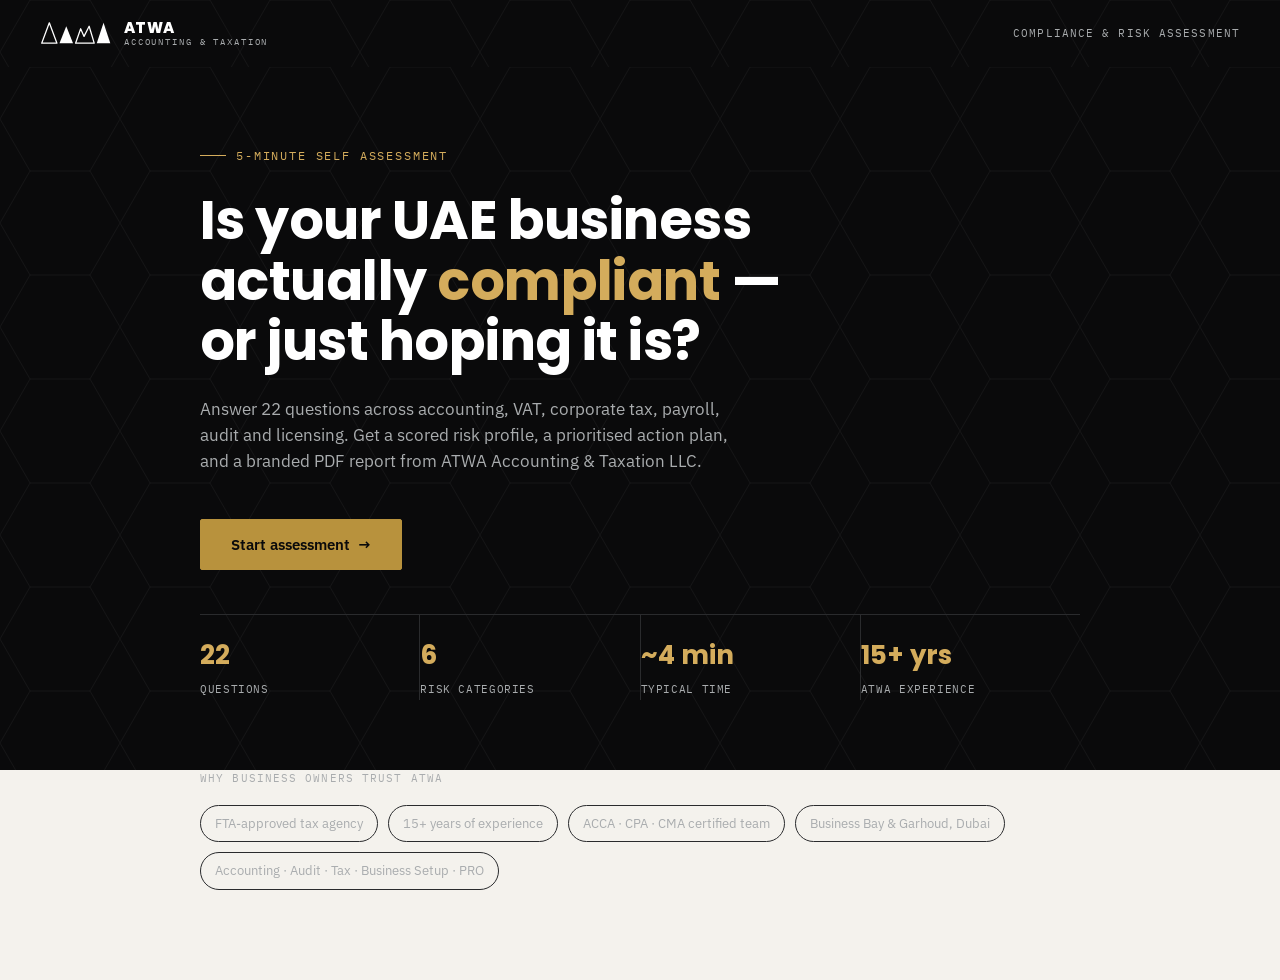
<file: uae-compliance-platform/index.html>
<!DOCTYPE html>
<html lang="en">
<head>
    <meta charset="UTF-8">
    <meta name="viewport" content="width=device-width, initial-scale=1.0">
    <title>ATWA — UAE Business Compliance & Risk Assessment</title>
    <link rel="preconnect" href="https://fonts.googleapis.com">
    <link href="https://fonts.googleapis.com/css2?family=Poppins:wght@500;600;700;800&family=IBM+Plex+Sans:wght@400;500;600;700&family=IBM+Plex+Mono:wght@400;500;600&display=swap" rel="stylesheet">
   <link rel="stylesheet" href="css/styles.css">
</head>
<body>
    <!-- Brand Bar -->
    <div class="brandbar hex-bg">
        <div class="atwa-mark">
            <svg viewBox="0 0 170 60" width="72" height="26">
                <polygon points="4,54 22,6 40,54" fill="none" stroke="#FFFFFF" stroke-width="3" stroke-linejoin="round"/>
                <polygon points="46,54 62,14 78,54" fill="#FFFFFF"/>
                <path d="M84,54 L96,20 L104,38 L116,14 L128,54 Z" fill="none" stroke="#FFFFFF" stroke-width="3" stroke-linejoin="round"/>
                <polygon points="134,54 150,6 166,54" fill="#FFFFFF"/>
            </svg>
            <div class="atwa-wordblock">
                <span class="name">ATWA</span>
                <span class="sub">Accounting &amp; Taxation</span>
            </div>
        </div>
        <div class="tagline">Compliance &amp; Risk Assessment</div>
    </div>

    <!-- LANDING SCREEN -->
    <section id="screen-landing" class="screen active">
        <div class="hex-bg">
            <div class="hero">
                <div class="hero-eyebrow">5-minute self assessment</div>
                <h1>Is your UAE business actually <span>compliant</span> — or just hoping it is?</h1>
                <p class="lede">Answer 22 questions across accounting, VAT, corporate tax, payroll, audit and licensing. Get a scored risk profile, a prioritised action plan, and a branded PDF report from ATWA Accounting &amp; Taxation LLC.</p>
                <div class="hero-cta">
                    <button class="btn" id="startAssessmentBtn">Start assessment &nbsp;→</button>
                </div>
                <div class="hero-stats">
                    <div class="hero-stat"><span class="num">22</span><span class="label">Questions</span></div>
                    <div class="hero-stat"><span class="num">6</span><span class="label">Risk categories</span></div>
                    <div class="hero-stat"><span class="num">~4 min</span><span class="label">Typical time</span></div>
                    <div class="hero-stat"><span class="num">15+ yrs</span><span class="label">ATWA experience</span></div>
                </div>
            </div>
        </div>
        <div class="trust-strip">
            <div class="strip-label">Why business owners trust ATWA</div>
            <div class="chip-row">
                <span class="chip">FTA-approved tax agency</span>
                <span class="chip">15+ years of experience</span>
                <span class="chip">ACCA · CPA · CMA certified team</span>
                <span class="chip">Business Bay &amp; Garhoud, Dubai</span>
                <span class="chip">Accounting · Audit · Tax · Business Setup · PRO</span>
            </div>
        </div>
    </section>

    <!-- WIZARD SCREEN -->
    <section id="screen-wizard" class="screen">
        <div class="wizard-wrap">
            <div class="progress-row">
                <div class="progress-track">
                    <div class="progress-fill" id="progressFill"></div>
                </div>
                <div class="progress-count" id="progressCount">Step 1 of 8</div>
            </div>
            <div id="stepContent"></div>
            <div class="wizard-nav">
                <button class="btn btn-ghost light" id="backBtn">← Back</button>
                <button class="btn" id="nextBtn">Continue →</button>
            </div>
        </div>
    </section>

    <!-- RESULTS SCREEN -->
    <section id="screen-results" class="screen">
        <div class="results-wrap">
            <div class="results-head">
                <div class="gauge-wrap">
                    <svg viewBox="0 0 220 220" width="220" height="220">
                        <circle cx="110" cy="110" r="94" fill="none" stroke="#EDEAE2" stroke-width="14"/>
                        <circle id="gaugeArc" cx="110" cy="110" r="94" fill="none" stroke="#A6373A" stroke-width="14"
                                stroke-linecap="round" transform="rotate(-90 110 110)" stroke-dasharray="0 590"/>
                    </svg>
                    <div class="gauge-center">
                        <span class="gauge-score" id="gaugeScore">0</span>
                        <span class="gauge-tier" id="gaugeTier">—</span>
                    </div>
                </div>
                <div class="results-headtext">
                    <div class="step-eyebrow" id="companyNameLabel">Your Results</div>
                    <h2>Overall Business Health</h2>
                    <p id="resultsSummary">Here's how your business scores across the categories that matter most to the FTA and your license authority.</p>
                    <div class="value-strip">
                        <div class="value-metric"><span class="num" id="valueScoreNum">—</span><span class="label">Business Value Score</span></div>
                        <div class="value-metric"><span class="num" id="riskCountNum">—</span><span class="label">Risks flagged</span></div>
                        <div class="value-metric"><span class="num" id="strengthCountNum">—</span><span class="label">Strengths found</span></div>
                    </div>
                </div>
            </div>

            <div class="cat-breakdown">
                <div class="section-label">Category breakdown</div>
                <div id="categoryRows"></div>
            </div>

            <div class="two-col">
                <div class="list-card">
                    <h3>Strengths</h3>
                    <ul id="strengthsList"></ul>
                </div>
                <div class="list-card">
                    <h3>Risks</h3>
                    <ul id="risksList"></ul>
                </div>
            </div>

            <div class="actions-block">
                <div class="section-label">Recommended actions</div>
                <div id="actionsList"></div>
            </div>

            <!-- Lead Capture -->
            <div class="capture-card hex-bg">
                <h3>Get your full ATWA report</h3>
                <p>Enter your details to unlock a branded PDF of this assessment — every score, risk, and recommendation — plus the option to book a complimentary review with one of our advisors.</p>
                <div class="capture-grid">
                    <input type="text" id="leadName" placeholder="Full name" aria-label="Full name">
                    <input type="text" id="leadCompany" placeholder="Company name" aria-label="Company name">
                    <input type="email" id="leadEmail" placeholder="Email address" aria-label="Email address">
                    <input type="tel" id="leadPhone" placeholder="Phone number" aria-label="Phone number">
                </div>
                <label class="capture-checkbox">
                    <input type="checkbox" id="leadConsult" style="margin-top:2px;">
                    <span>I'd like a complimentary review of this assessment with an ATWA advisor.</span>
                </label>
                <div style="display:flex; gap:14px; flex-wrap:wrap;">
                    <button class="btn" id="unlockBtn">Unlock report</button>
                </div>
                <div class="post-capture" id="postCapture">
                    <button class="btn" id="downloadPdfBtn">↓ Download PDF report</button>
                    <button class="btn btn-ghost" id="bookConsultBtn">Book consultation →</button>
                </div>
                <div class="contact-strip">
                    <div><strong>Call us</strong>+971 50 777 9293 · +971 50 777 9294</div>
                    <div><strong>Email</strong>info@atwa.ae</div>
                    <div><strong>Business Bay</strong>Tamani Art Offices, 12th Floor, No. 1254</div>
                    <div><strong>Garhoud</strong>Zalfa Building, 3rd Floor, No. 104</div>
                </div>
            </div>

            <div style="text-align:center;">
                <button class="restart-link" id="restartBtn">↺ Start a new assessment</button>
            </div>
        </div>

        <footer class="disclaimer">
            This assessment is provided by ATWA Accounting &amp; Taxation LLC for general informational purposes only and does not constitute legal, tax, or accounting advice. Scores are indicative, based solely on self-reported answers, and should not be relied upon for compliance decisions. Please consult a qualified advisor before acting on any recommendation shown here.
        </footer>
    </section>

    <!-- Scripts -->
<!-- Scripts -->
<script src="js/core/config.js"></script>
<script src="js/core/constants.js"></script>
<script src="js/core/state-manager.js"></script>
<script src="js/data/assessment-data.js"></script>
<script src="js/services/validation-service.js"></script>
<script src="js/services/scoring-engine.js"></script>
<script src="js/services/pdf-generator.js"></script>
<script src="js/ui/renderer.js"></script>
<script src="js/ui/wizard.js"></script>
<script src="js/ui/results.js"></script>
<script src="js/utils/helpers.js"></script>
<script src="js/app.js"></script>
</body>
</html>
</file>
<file: uae-compliance-platform/css/styles.css>
/* ============================================
   UAE Compliance Assessment - Styles
   Version 1.1
   ============================================ */

:root {
    --ink-deep: #0A0A0B;
    --ink: #17181A;
    --ink-soft: #A9ACAE;
    --canvas: #F4F2ED;
    --panel: #FFFFFF;
    --panel-soft: #EDEAE2;
    --line: #2A2B2D;
    --line-light: #DCD8CC;
    --text-light: #26251F;
    --text-light-soft: #5C5A52;
    --gold: #B8923D;
    --gold-bright: #D4AC5C;
    --green: #5C8A6B;
    --amber: #CFA23D;
    --orange: #BE6A3D;
    --red: #A6373A;
    --radius: 2px;
    --display: 'Poppins', sans-serif;
    --sans: 'IBM Plex Sans', sans-serif;
    --mono: 'IBM Plex Mono', monospace;
}

* { box-sizing: border-box; }
html { scroll-behavior: smooth; }

body {
    margin: 0;
    font-family: var(--sans);
    background: var(--canvas);
    color: var(--text-light);
    line-height: 1.55;
}

@media (prefers-reduced-motion: reduce) {
    * { animation-duration: 0.01ms !important; transition-duration: 0.01ms !important; }
}

.screen { display: none; }
.screen.active { display: block; }

.hex-bg {
    position: relative;
    background: var(--ink-deep);
    overflow: hidden;
}

.hex-bg::before {
    content: '';
    position: absolute;
    inset: 0;
    background-image: url("data:image/svg+xml,%3Csvg xmlns='http://www.w3.org/2000/svg' width='120' height='104' viewBox='0 0 120 104'%3E%3Cpolygon points='30,0 90,0 120,52 90,104 30,104 0,52' fill='none' stroke='%23FFFFFF' stroke-opacity='0.045' stroke-width='1'/%3E%3C/svg%3E");
    background-size: 120px 104px;
    pointer-events: none;
}

.hex-bg > * { position: relative; z-index: 1; }

.atwa-mark {
    display: inline-flex;
    align-items: center;
    gap: 12px;
}

.atwa-mark svg { display: block; }

.atwa-wordblock {
    display: flex;
    flex-direction: column;
    line-height: 1;
}

.atwa-wordblock .name {
    font-family: var(--display);
    font-weight: 800;
    letter-spacing: 0.02em;
    color: #fff;
    font-size: 15px;
}

.atwa-wordblock .sub {
    font-family: var(--mono);
    font-size: 8.5px;
    letter-spacing: 0.22em;
    color: var(--ink-soft);
    text-transform: uppercase;
    margin-top: 3px;
}

.brandbar {
    display: flex;
    align-items: center;
    justify-content: space-between;
    padding: 20px 40px;
}

.brandbar .tagline {
    font-family: var(--mono);
    font-size: 11px;
    letter-spacing: 0.1em;
    color: var(--ink-soft);
    text-transform: uppercase;
}

.hero {
    max-width: 960px;
    margin: 0 auto;
    padding: 80px 40px 70px;
}

.hero-eyebrow {
    font-family: var(--mono);
    font-size: 11.5px;
    letter-spacing: 0.16em;
    text-transform: uppercase;
    color: var(--gold-bright);
    margin-bottom: 26px;
    display: flex;
    align-items: center;
    gap: 10px;
}

.hero-eyebrow::before {
    content: '';
    width: 26px;
    height: 1px;
    background: var(--gold-bright);
}

.hero h1 {
    font-family: var(--display);
    font-weight: 700;
    font-size: clamp(32px, 4.8vw, 54px);
    line-height: 1.12;
    letter-spacing: -0.01em;
    margin: 0 0 24px;
    max-width: 17ch;
    color: #fff;
}

.hero h1 span { color: var(--gold-bright); }

.hero p.lede {
    font-size: 17px;
    color: var(--ink-soft);
    max-width: 54ch;
    margin: 0 0 40px;
}

.hero-stats {
    display: flex;
    flex-wrap: wrap;
    gap: 0;
    border-top: 1px solid var(--line);
    margin-top: 6px;
}

.hero-stat {
    flex: 1;
    min-width: 130px;
    padding: 20px 24px 0 0;
    border-right: 1px solid var(--line);
}

.hero-stat:last-child { border-right: none; }

.hero-stat .num {
    font-family: var(--display);
    font-weight: 700;
    font-size: 26px;
    color: var(--gold-bright);
    display: block;
}

.hero-stat .label {
    font-family: var(--mono);
    font-size: 10.5px;
    letter-spacing: 0.06em;
    text-transform: uppercase;
    color: var(--ink-soft);
}

.btn {
    font-family: var(--sans);
    font-weight: 600;
    font-size: 15px;
    padding: 15px 30px;
    border-radius: var(--radius);
    border: 1px solid var(--gold);
    background: var(--gold);
    color: #0A0A0B;
    cursor: pointer;
    display: inline-flex;
    align-items: center;
    gap: 10px;
    transition: transform 0.15s ease, background 0.15s ease;
}

.btn:hover {
    background: var(--gold-bright);
    transform: translateY(-1px);
}

.btn:focus-visible {
    outline: 2px solid var(--gold-bright);
    outline-offset: 3px;
}

.btn-ghost {
    background: transparent;
    color: #fff;
    border-color: #454648;
}

.btn-ghost:hover { background: #1E1F21; }

.btn-ghost.light {
    color: var(--text-light);
    border-color: var(--line-light);
}

.btn-ghost.light:hover { background: var(--panel-soft); }

.btn[disabled] {
    opacity: 0.3;
    cursor: not-allowed;
    transform: none;
}

.hero-cta { margin: 44px 0 44px; }

.trust-strip {
    max-width: 960px;
    margin: 0 auto;
    padding: 0 40px 90px;
}

.trust-strip .strip-label {
    font-family: var(--mono);
    font-size: 11px;
    letter-spacing: 0.1em;
    text-transform: uppercase;
    color: var(--ink-soft);
    margin-bottom: 18px;
}

.chip-row {
    display: flex;
    flex-wrap: wrap;
    gap: 10px;
}

.chip {
    font-family: var(--sans);
    font-size: 12.5px;
    padding: 8px 14px;
    border: 1px solid var(--line);
    border-radius: 20px;
    color: var(--ink-soft);
}

.wizard-wrap {
    max-width: 760px;
    margin: 0 auto;
    padding: 50px 40px 100px;
}

.progress-row {
    display: flex;
    align-items: center;
    gap: 16px;
    margin-bottom: 44px;
}

.progress-track {
    flex: 1;
    height: 3px;
    background: var(--line-light);
    position: relative;
    overflow: hidden;
}

.progress-fill {
    position: absolute;
    left: 0;
    top: 0;
    bottom: 0;
    background: var(--gold);
    width: 0%;
    transition: width 0.4s ease;
}

.progress-count {
    font-family: var(--mono);
    font-size: 12px;
    color: var(--text-light-soft);
    white-space: nowrap;
}

.step-eyebrow {
    font-family: var(--mono);
    font-size: 11.5px;
    letter-spacing: 0.1em;
    text-transform: uppercase;
    color: var(--gold);
    margin-bottom: 10px;
}

.step-title {
    font-family: var(--display);
    font-size: 29px;
    font-weight: 700;
    margin: 0 0 34px;
    color: var(--text-light);
}

.help-text {
    font-size: 14px;
    color: var(--text-light-soft);
    margin: -20px 0 20px 0;
    font-style: italic;
}

.field-group {
    margin-bottom: 30px;
}

.field-group label.q-label {
    display: block;
    font-size: 15px;
    font-weight: 600;
    margin-bottom: 12px;
    color: var(--text-light);
}

.option-grid {
    display: flex;
    flex-wrap: wrap;
    gap: 10px;
}

.option-btn {
    font-family: var(--sans);
    font-size: 14px;
    padding: 11px 18px;
    border: 1px solid var(--line-light);
    background: var(--panel);
    color: var(--text-light);
    border-radius: var(--radius);
    cursor: pointer;
    transition: all 0.12s ease;
}

.option-btn:hover { border-color: var(--gold); }

.option-btn.selected {
    background: var(--ink-deep);
    border-color: var(--ink-deep);
    color: #fff;
}

.option-btn:focus-visible {
    outline: 2px solid var(--gold);
    outline-offset: 2px;
}

input.q-input {
    font-family: var(--sans);
    font-size: 15px;
    padding: 12px 14px;
    border: 1px solid var(--line-light);
    background: var(--panel);
    color: var(--text-light);
    border-radius: var(--radius);
    width: 100%;
    max-width: 340px;
}

input.q-input:focus {
    outline: 2px solid var(--gold);
    outline-offset: 1px;
}

.wizard-nav {
    display: flex;
    justify-content: space-between;
    align-items: center;
    margin-top: 48px;
    padding-top: 24px;
    border-top: 1px solid var(--line-light);
}

.results-wrap {
    max-width: 940px;
    margin: 0 auto;
    padding: 50px 40px 60px;
}

.results-head {
    display: flex;
    gap: 56px;
    align-items: center;
    flex-wrap: wrap;
    padding-bottom: 44px;
    border-bottom: 1px solid var(--line-light);
    margin-bottom: 44px;
}

.gauge-wrap {
    position: relative;
    width: 220px;
    height: 220px;
    flex-shrink: 0;
}

.gauge-center {
    position: absolute;
    inset: 0;
    display: flex;
    flex-direction: column;
    align-items: center;
    justify-content: center;
}

.gauge-score {
    font-family: var(--display);
    font-size: 50px;
    font-weight: 800;
    line-height: 1;
}

.gauge-tier {
    font-family: var(--mono);
    font-size: 10.5px;
    letter-spacing: 0.08em;
    text-transform: uppercase;
    margin-top: 8px;
    text-align: center;
    max-width: 140px;
}

.results-headtext {
    flex: 1;
    min-width: 260px;
}

.results-headtext h2 {
    font-family: var(--display);
    font-size: 28px;
    font-weight: 700;
    margin: 0 0 12px;
    color: var(--text-light);
}

.results-headtext p {
    color: var(--text-light-soft);
    font-size: 15px;
    max-width: 44ch;
    margin: 0;
}

.value-strip {
    display: flex;
    gap: 30px;
    margin-top: 22px;
    flex-wrap: wrap;
}

.value-metric .num {
    font-family: var(--display);
    font-weight: 700;
    font-size: 21px;
    display: block;
    color: var(--text-light);
}

.value-metric .label {
    font-family: var(--mono);
    font-size: 10px;
    letter-spacing: 0.06em;
    text-transform: uppercase;
    color: var(--text-light-soft);
}

.cat-breakdown {
    margin-bottom: 50px;
}

.section-label {
    font-family: var(--mono);
    font-size: 11.5px;
    letter-spacing: 0.1em;
    text-transform: uppercase;
    color: var(--text-light-soft);
    margin-bottom: 20px;
    display: flex;
    align-items: center;
    gap: 10px;
}

.section-label::after {
    content: '';
    flex: 1;
    height: 1px;
    background: var(--line-light);
}

.cat-row {
    display: grid;
    grid-template-columns: 170px 1fr 50px;
    align-items: center;
    gap: 16px;
    padding: 12px 0;
    border-bottom: 1px solid var(--line-light);
    font-size: 14px;
}

.cat-row:first-of-type {
    border-top: 1px solid var(--line-light);
}

.cat-name {
    font-weight: 600;
    color: var(--text-light);
}

.cat-bar-track {
    height: 8px;
    background: var(--panel-soft);
    border-radius: 4px;
    overflow: hidden;
}

.cat-bar-fill {
    height: 100%;
    border-radius: 4px;
    width: 0%;
    transition: width 0.6s ease;
}

.cat-score {
    font-family: var(--mono);
    text-align: right;
    font-size: 13px;
    color: var(--text-light);
}

.two-col {
    display: grid;
    grid-template-columns: 1fr 1fr;
    gap: 40px;
    margin-bottom: 50px;
}

@media (max-width: 680px) {
    .two-col { grid-template-columns: 1fr; }
}

.list-card {
    border: 1px solid var(--line-light);
    background: var(--panel);
    padding: 26px 26px 10px;
}

.list-card h3 {
    font-family: var(--display);
    font-size: 18px;
    margin: 0 0 16px;
    font-weight: 700;
    color: var(--text-light);
}

.list-card ul {
    list-style: none;
    margin: 0;
    padding: 0;
}

.list-card li {
    display: flex;
    gap: 10px;
    align-items: flex-start;
    font-size: 14px;
    padding: 0 0 16px;
    color: var(--text-light-soft);
}

.mark {
    flex-shrink: 0;
    font-family: var(--mono);
    font-size: 13px;
    margin-top: 1px;
}

.mark.good { color: var(--green); }
.mark.risk { color: var(--red); }

.actions-block {
    margin-bottom: 54px;
}

.action-item {
    display: grid;
    grid-template-columns: 80px 1fr;
    gap: 20px;
    padding: 22px 0;
    border-bottom: 1px solid var(--line-light);
}

.action-item:first-of-type {
    border-top: 1px solid var(--line-light);
}

.action-priority {
    font-family: var(--mono);
    font-size: 10.5px;
    letter-spacing: 0.06em;
    text-transform: uppercase;
    color: var(--gold);
}

.action-item h4 {
    font-family: var(--display);
    font-size: 17px;
    margin: 0 0 6px;
    font-weight: 700;
    color: var(--text-light);
}

.action-item p {
    margin: 0 0 8px;
    font-size: 14px;
    color: var(--text-light-soft);
}

.action-service {
    display: inline-block;
    font-family: var(--mono);
    font-size: 10.5px;
    letter-spacing: 0.04em;
    color: var(--gold);
    background: #F4E9D2;
    padding: 4px 9px;
    border-radius: 20px;
}

.capture-card {
    color: #F2F0EA;
    padding: 46px 44px;
    border-radius: var(--radius);
    margin-bottom: 40px;
}

.capture-card h3 {
    font-family: var(--display);
    font-size: 25px;
    margin: 0 0 10px;
    font-weight: 700;
    color: #fff;
}

.capture-card p {
    color: var(--ink-soft);
    font-size: 14.5px;
    margin: 0 0 28px;
    max-width: 52ch;
}

.capture-grid {
    display: grid;
    grid-template-columns: 1fr 1fr;
    gap: 16px;
    margin-bottom: 22px;
}

@media (max-width: 600px) {
    .capture-grid { grid-template-columns: 1fr; }
}

.capture-grid input {
    font-family: var(--sans);
    font-size: 14px;
    padding: 13px 14px;
    border: 1px solid var(--line);
    background: #1B1C1E;
    color: #F2F0EA;
    border-radius: var(--radius);
}

.capture-grid input::placeholder {
    color: #7A7C7F;
}

.capture-grid input:focus {
    outline: 2px solid var(--gold);
}

.privacy-notice {
    background: rgba(255,255,255,0.05);
    border-left: 3px solid var(--gold);
    padding: 16px 20px;
    margin-bottom: 22px;
    border-radius: 4px;
    font-size: 13px;
    color: var(--ink-soft);
    line-height: 1.6;
}

.privacy-notice strong {
    color: #fff;
}

.privacy-notice a {
    color: var(--gold-bright);
    text-decoration: underline;
}

.capture-checkbox {
    display: flex;
    align-items: flex-start;
    gap: 10px;
    font-size: 13.5px;
    color: var(--ink-soft);
    margin-bottom: 26px;
}

.capture-checkbox input[type="checkbox"] {
    margin-top: 3px;
    width: 18px;
    height: 18px;
    flex-shrink: 0;
    accent-color: var(--gold);
    cursor: pointer;
}

.post-capture {
    display: none;
    gap: 14px;
    flex-wrap: wrap;
}

.post-capture.active { display: flex; }

.contact-strip {
    display: flex;
    flex-wrap: wrap;
    gap: 36px;
    padding: 36px 0 0;
    border-top: 1px solid var(--line);
    margin-top: 36px;
    font-family: var(--mono);
    font-size: 12px;
    color: var(--ink-soft);
}

.contact-strip strong {
    display: block;
    color: #fff;
    font-family: var(--sans);
    font-weight: 600;
    font-size: 12.5px;
    margin-bottom: 4px;
}

footer.disclaimer {
    max-width: 940px;
    margin: 0 auto;
    padding: 0 40px 60px;
    font-size: 12px;
    color: var(--text-light-soft);
    border-top: 1px solid var(--line-light);
    padding-top: 24px;
}

.restart-link {
    font-family: var(--mono);
    font-size: 12px;
    letter-spacing: 0.05em;
    color: var(--text-light-soft);
    text-decoration: underline;
    cursor: pointer;
    background: none;
    border: none;
    padding: 0;
}

@media (max-width: 640px) {
    .brandbar { padding: 16px 22px; }
    .hero { padding: 56px 22px 50px; }
    .trust-strip { padding: 0 22px 70px; }
    .wizard-wrap { padding: 36px 22px 70px; }
    .results-wrap { padding: 36px 22px 40px; }
    .capture-card { padding: 32px 24px; }
    .cat-row { grid-template-columns: 120px 1fr 40px; gap: 10px; }
}
</file>
